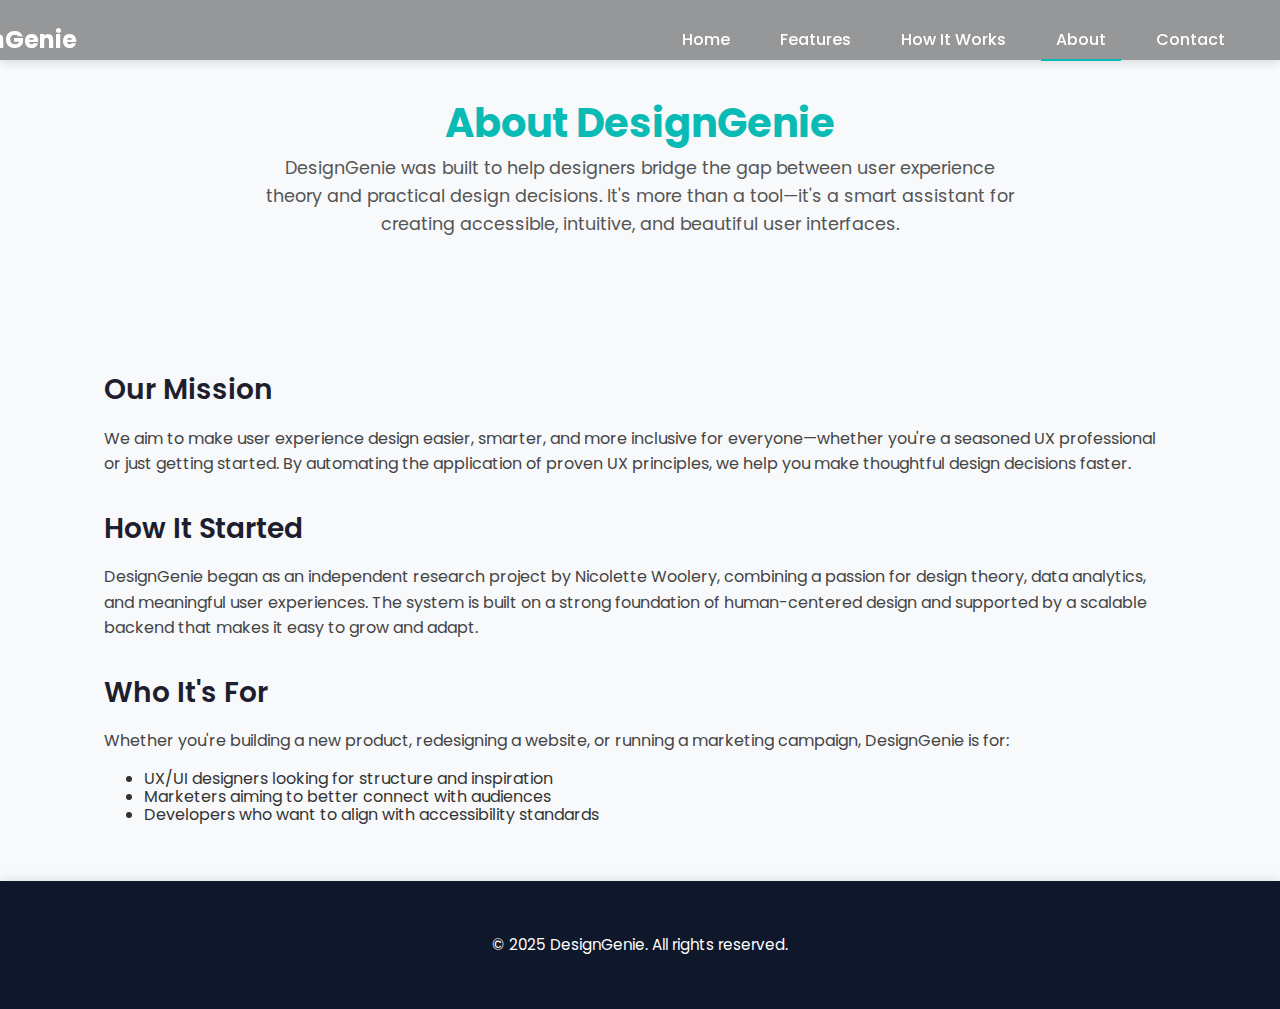
<file: about.html>
<!DOCTYPE html>
<html lang="en">
<head>
  <meta charset="UTF-8">
  <meta name="viewport" content="width=device-width, initial-scale=1.0">
  <title>About | DesignGenie</title>
  <link rel="stylesheet" href="css/normalize.css">
  <link rel="stylesheet" href="css/style.css">
  <link rel="preconnect" href="https://fonts.googleapis.com">
  <link rel="stylesheet" href="https://fonts.googleapis.com/css2?family=Poppins:wght@300;400;500;600;700&display=swap">
</head>
<body>
  <!-- Navigation Bar -->
  <header class="navbar">
    <div class="navbar-container">
      <a href="index.html" class="logo">DesignGenie</a>
      <nav role="navigation">
        <ul class="nav-links">
          <li><a href="index.html">Home</a></li>
          <li><a href="features.html">Features</a></li>
          <li><a href="how-it-works.html">How It Works</a></li>
          <li><a href="about.html" class="active">About</a></li>
          <li><a href="contact.html">Contact</a></li>
        </ul>
      </nav>
    </div>
  </header>

  <main class="container">
    <section class="intro">
      <h1>About DesignGenie</h1>
      <p>DesignGenie was built to help designers bridge the gap between user experience theory and practical design decisions. It's more than a tool—it's a smart assistant for creating accessible, intuitive, and beautiful user interfaces.</p>
    </section>

    <section class="about-content">
      <h2>Our Mission</h2>
      <p>We aim to make user experience design easier, smarter, and more inclusive for everyone—whether you're a seasoned UX professional or just getting started. By automating the application of proven UX principles, we help you make thoughtful design decisions faster.</p>

      <h2>How It Started</h2>
      <p>DesignGenie began as an independent research project by Nicolette Woolery, combining a passion for design theory, data analytics, and meaningful user experiences. The system is built on a strong foundation of human-centered design and supported by a scalable backend that makes it easy to grow and adapt.</p>

      <h2>Who It's For</h2>
      <p>Whether you're building a new product, redesigning a website, or running a marketing campaign, DesignGenie is for:
        <ul>
          <li>UX/UI designers looking for structure and inspiration</li>
          <li>Marketers aiming to better connect with audiences</li>
          <li>Developers who want to align with accessibility standards</li>
        </ul>
      </p>
    </section>
  </main>
</body>
<!-- Footer Section -->
<footer>
  <div class="container">
      <p>&copy; 2025 DesignGenie. All rights reserved.</p>
      <!-- <ul class="footer-links">
          <li><a href="about.html">About</a></li>
          <li><a href="contact.html">Contact</a></li>
          <li><a href="#">Privacy Policy</a></li>
      </ul> -->
  </div>
</footer>
</html>
</file>
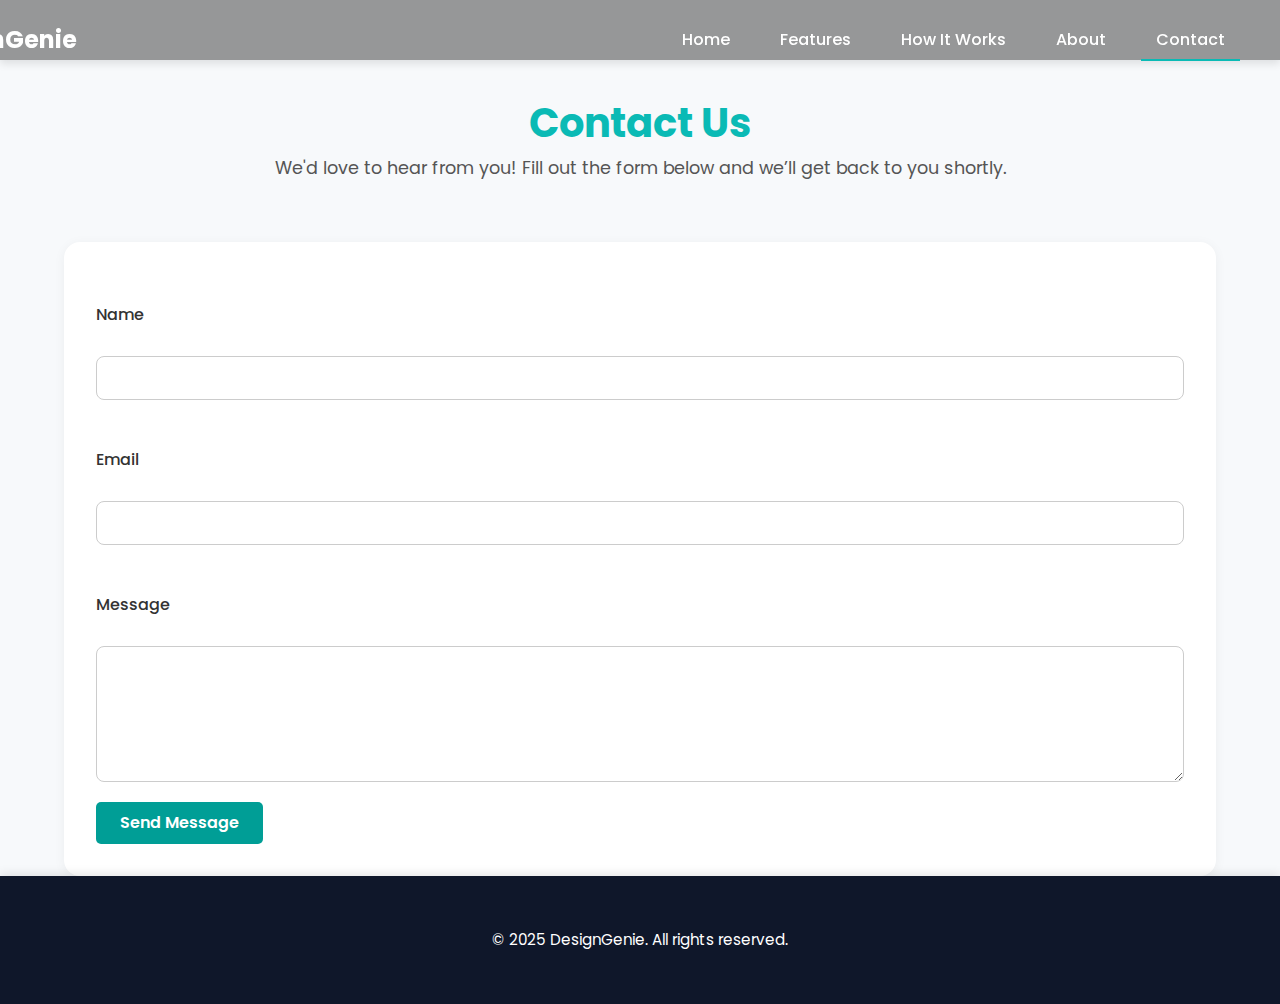
<file: contact.html>
<!DOCTYPE html>
<html lang="en">
<head>
  <meta charset="UTF-8">
  <meta name="viewport" content="width=device-width, initial-scale=1.0">
  <title>Contact | DesignGenie</title>
  <link rel="stylesheet" href="css/normalize.css">
  <link rel="stylesheet" href="css/style.css">
  <link rel="preconnect" href="https://fonts.googleapis.com">
  <link rel="stylesheet" href="https://fonts.googleapis.com/css2?family=Poppins:wght@300;400;500;600;700&display=swap">
</head>
<body>
  <!-- Navigation Bar -->
  <header class="navbar">
    <div class="navbar-container">
      <a href="index.html" class="logo">DesignGenie</a>
      <nav role="navigation">
        <input type="checkbox" id="menu-toggle" class="menu-toggle">
              <label for="menu-toggle" class="hamburger">
                  <div></div>
                  <div></div>
                  <div></div>
              </label>
        <ul class="nav-links">
          <li><a href="index.html">Home</a></li>
          <li><a href="features.html">Features</a></li>
          <li><a href="how-it-works.html">How It Works</a></li>
          <li><a href="about.html">About</a></li>
          <li><a href="contact.html" class="active">Contact</a></li>
        </ul>
      </nav>
    </div>
  </header>

  <main class="container">
    <section class="intro">
      <h1>Contact Us</h1>
      <p>We'd love to hear from you! Fill out the form below and we’ll get back to you shortly.</p>
    </section>

    <section class="contact-form">
      <form action="#" method="POST">
        <label for="name">Name</label>
        <input type="text" id="name" name="name" required>

        <label for="email">Email</label>
        <input type="email" id="email" name="email" required>

        <label for="message">Message</label>
        <textarea id="message" name="message" rows="6" required></textarea>

        <button type="submit" class="btn-primary">Send Message</button>
      </form>
    </section>
  </main>
  <!-- Footer Section -->
  <footer>
    <div class="container">
        <p>&copy; 2025 DesignGenie. All rights reserved.</p>
        <!-- <ul class="footer-links">
            <li><a href="about.html">About</a></li>
            <li><a href="contact.html">Contact</a></li>
            <li><a href="#">Privacy Policy</a></li>
        </ul> -->
    </div>
</footer>
</body>
</html>
</file>
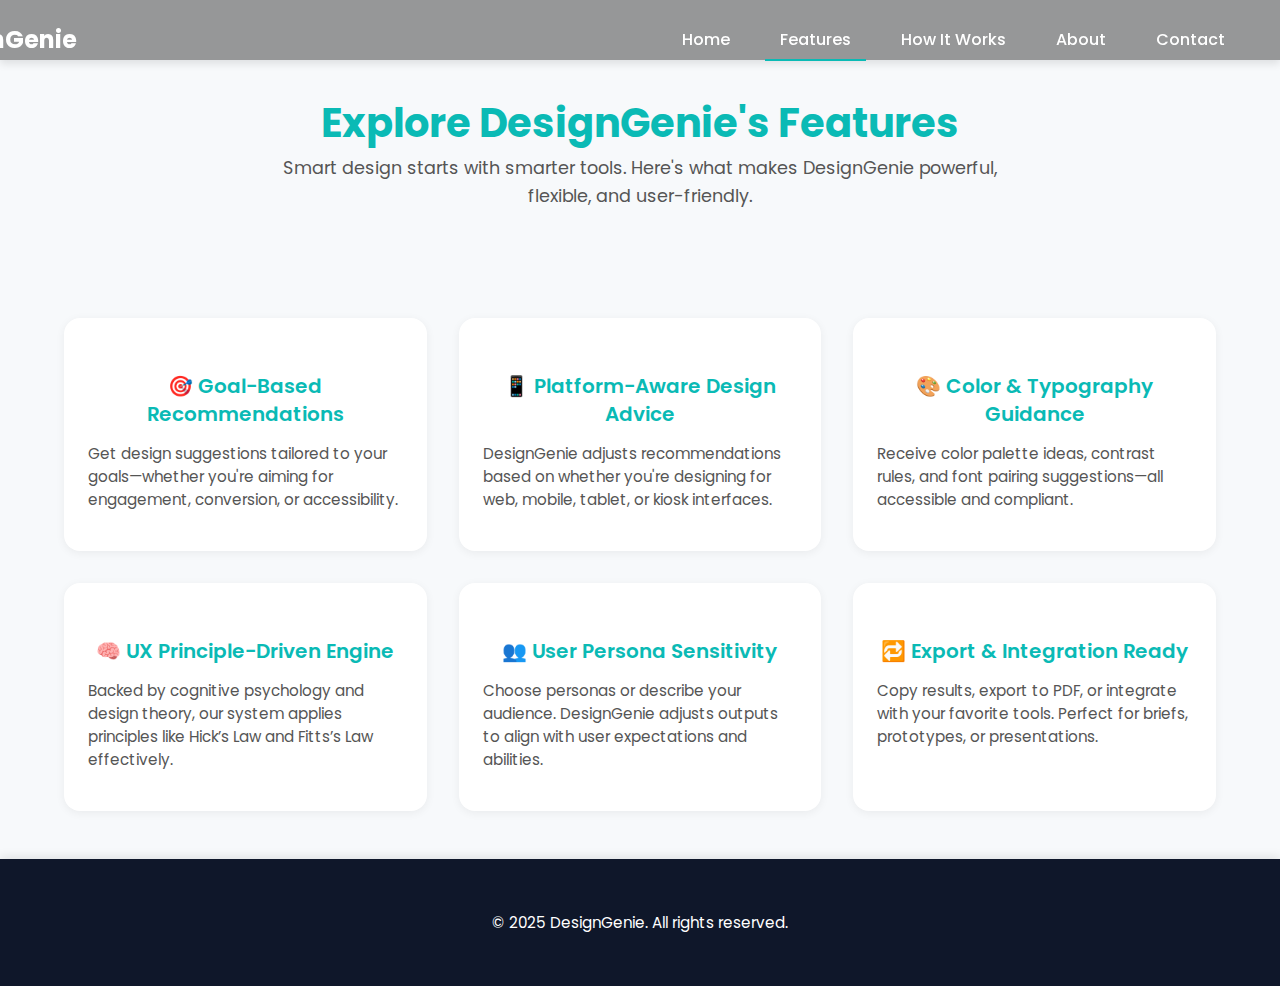
<file: features.html>
<!DOCTYPE html>
<html lang="en">
<head>
  <meta charset="UTF-8" />
  <meta name="viewport" content="width=device-width, initial-scale=1.0" />
  <title>Features | DesignGenie</title>
  <link rel="stylesheet" href="css/normalize.css">
  <link rel="stylesheet" href="css/style.css">
  <link rel="preconnect" href="https://fonts.googleapis.com">
  <link rel="stylesheet" href="https://fonts.googleapis.com/css2?family=Poppins:wght@300;400;500;600;700&display=swap">
</head>
<body>
  <!-- Navigation Bar -->
  <header class="navbar">
    <div class="navbar-container">
      <a href="index.html" class="logo">DesignGenie</a>
      <nav role="navigation">
        <input type="checkbox" id="menu-toggle" class="menu-toggle">
                <label for="menu-toggle" class="hamburger">
                  <div></div>
                  <div></div>
                  <div></div>
                </label>
        <ul class="nav-links">
          <li><a href="index.html">Home</a></li>
          <li><a href="features.html" class="active">Features</a></li>
          <li><a href="how-it-works.html">How It Works</a></li>
          <li><a href="about.html">About</a></li>
          <li><a href="contact.html">Contact</a></li>
        </ul>
      </nav>
    </div>
  </header>

  <main class="container">
    <section class="intro">
      <h1>Explore DesignGenie's Features</h1>
      <p>Smart design starts with smarter tools. Here's what makes DesignGenie powerful, flexible, and user-friendly.</p>
    </section>

    <section class="features-grid">
      <div class="feature">
        <h2>🎯 Goal-Based Recommendations</h2>
        <p>Get design suggestions tailored to your goals—whether you're aiming for engagement, conversion, or accessibility.</p>
      </div>

      <div class="feature">
        <h2>📱 Platform-Aware Design Advice</h2>
        <p>DesignGenie adjusts recommendations based on whether you're designing for web, mobile, tablet, or kiosk interfaces.</p>
      </div>

      <div class="feature">
        <h2>🎨 Color & Typography Guidance</h2>
        <p>Receive color palette ideas, contrast rules, and font pairing suggestions—all accessible and compliant.</p>
      </div>

      <div class="feature">
        <h2>🧠 UX Principle-Driven Engine</h2>
        <p>Backed by cognitive psychology and design theory, our system applies principles like Hick’s Law and Fitts’s Law effectively.</p>
      </div>

      <div class="feature">
        <h2>👥 User Persona Sensitivity</h2>
        <p>Choose personas or describe your audience. DesignGenie adjusts outputs to align with user expectations and abilities.</p>
      </div>

      <div class="feature">
        <h2>🔁 Export & Integration Ready</h2>
        <p>Copy results, export to PDF, or integrate with your favorite tools. Perfect for briefs, prototypes, or presentations.</p>
      </div>
    </section>
  </main>
  <!-- Footer Section -->
  <footer>
    <div class="container">
        <p>&copy; 2025 DesignGenie. All rights reserved.</p>
        <!-- <ul class="footer-links">
            <li><a href="about.html">About</a></li>
            <li><a href="contact.html">Contact</a></li>
            <li><a href="#">Privacy Policy</a></li>
        </ul> -->
    </div>
</footer>
</body>
</html>
</file>
<file: css/style.css>
/* Box Model Hack */
* {
     box-sizing: border-box;
 }
 
 /* Clear fix hack */
 .clearfix:after {
     content: ".";
     display: block;
     clear: both;
     visibility: hidden;
     line-height: 0;
     height: 0;
 }
 
 .clear {
     clear: both;
 }

  /******************************************
 /* NAVIGATION
 /*******************************************/


/* Navbar */

/* Make sure navbar is not overlapping */
.navbar {
  z-index: 1000;
  position: fixed;
  top: 0;
  left: 0;
  right: 0;
  height: 60px;
}

/* Push form content down just below navbar */
.form-container {
  margin-top: 80px; /* Enough space for the navbar */
  padding: 20px;
  width: 95%;
  max-width: 1000px;
  background-color: #fff;
}

/* Ensure progress bar is right under navbar */
.progress-container {
  margin-top: 0;
  margin-bottom: 20px;
  height: 12px;
  width: 100%;
  background-color: #ddd;
  border-radius: 4px;
  overflow: hidden;
  z-index: 500;
  position: relative;
}

/* Bar inside it */
.progress-bar {
  height: 100%;
  width: 0%; /* JS will update this */
  background-color: #0ABAB5;
  transition: width 0.3s ease-in-out;
}

/* Reduce spacing in steps so bar isn’t pushed down */
.form-step {
  padding-top: 10px;
}

label,
h2,
h3 {
  margin-top: 15px;
  margin-bottom: 10px;
  line-height: 1.4;
}

.navbar {
     width: 100%;
     background-color: #3333337e;
     color: #fff;
     padding: 15px 20px;
     position: fixed; /* Fix the navbar to the top */
     top: 0;
     z-index: 1000;
     box-shadow: 0 4px 8px rgba(0, 0, 0, 0.1);
}

.navbar.scrolled {
  background-color: rgba(0, 0, 0, 0.8); /* Dark glass effect */
}

label,
h2,
h3 {
  line-height: 1.4;
  margin-top: 30px;
}

.form-step,
.question-box {
  padding-top: 50px;
}

.form-container,
.options-container {
  overflow: visible;
}
 
/* Navbar container and links */
.navbar-container {
     max-width: 1200px;
     margin: 0 auto;
     display: flex;
     justify-content: space-between;
     align-items: center;
}
 
.logo {
     font-size: 24px;
     font-weight: 700;
     color: #fff;
     text-decoration: none;
     margin-left: -10%;
}
 
.nav-links {
     list-style: none;
     display: flex;
     gap: 20px;
}
 
.nav-links li a {
     text-decoration: none;
     color: #fff;
     font-weight: 500;
     padding: 8px 15px;
     transition: background-color 0.3s, color 0.3s;
}
 
.nav-links li a:hover {
     color: #0ABAB5;
}

.nav-links li a.active {
     border-bottom: 2px solid #0ABAB5;
}
 
 /******************************************
 /* USER INPUTS STYLES
 /*******************************************/
 
body {
    font-family: 'Poppins', sans-serif;
    background-color: #F7F9FB;
    display: flex;
    justify-content: center;
    align-items: center;
    min-height: 100vh;
    margin: 0;
}

.form-container {
  width: 90%;
  max-width: 1000px;
  padding: 20px;
  margin: 80px auto 20px auto;
  background-color: #fff;
  border-radius: 8px;
  box-shadow: 0 4px 8px rgba(0, 0, 0, 0.1);
}

.progress-container {
    background-color: #ddd;
    height: 12px;
    width: 100%;
    border-radius: 4px;
    margin-bottom: 20px;
    overflow: hidden;
    box-shadow: 0 2px 4px rgba(0, 0, 0, 0.1);
}

.progress-bar {
    height: 100%;
    background-color: #0ABAB5;
    width: 0%;
    transition: width 0.3s ease-in-out;
}

.form-step {
    opacity: 1;
    transition: opacity 0.5s ease;
}

h2 {
    text-align: center;
    color: #333;
    margin-bottom: 20px;
    font-weight: 600;
    font-size: 1.8em;
}

.options-container {
    display: grid;
    grid-template-columns: repeat(4, 1fr);
    gap: 15px;
    margin-bottom: 20px;
}

.options-container.four-columns {
    grid-template-columns: repeat(4, 1fr);
}

.options-container.five-columns {
    display: grid;
    grid-template-columns: repeat(3, 1fr);
    grid-template-rows: repeat(2, auto);
    gap: 15px;
}

.options-container.six-columns {
    display: grid;
    grid-template-columns: repeat(3, 1fr);
    grid-template-rows: repeat(2, auto);
    gap: 15px;
}

.options-container.three-columns {
    grid-template-columns: repeat(3, 1fr);
}

.options-container.two-columns {
    grid-template-columns: repeat(2, 1fr);
}

.option-box {
    background: #f8f8f8;
    border: 1px solid #ddd;
    border-radius: 8px;
    padding: 20px;
    text-align: center;
    cursor: pointer;
    transition: transform 0.2s, box-shadow 0.3s;
}

.option-box:hover {
    background-color: #e3fcfa;
    box-shadow: 0 4px 8px rgba(0, 0, 0, 0.1);
    transform: scale(1.05);
}

input[type="radio"],
input[type="checkbox"] {
    display: none;
}

input[type="radio"]:checked + label,
input[type="checkbox"]:checked + label {
    font-weight: bold;
    color: #009e96;
    outline-offset: 2px;
}

label {
    cursor: pointer;
    font-weight: 500;
    transition: color 0.3s;
}

label:hover {
    color: #0ABAB5;
}

.button-row {
    display: flex;
    justify-content: center;
    gap: 15px;
    margin-top: 20px;
}

.btn {
    padding: 10px 20px;
    font-size: 16px;
    border: none;
    border-radius: 5px;
    cursor: pointer;
    transition: background-color 0.3s;
}

.next-btn {
    background-color: #0ABAB5;
    color: #fff;
}

.back-btn {
    background-color: #ddd;
    color: #333;
}

.btn.submit-btn {
    background-color: #0ABAB5;
    color: white;
    font-weight: bold;
}

.btn:hover {
    opacity: 0.9;
}

.btn:active {
    transform: scale(0.98);
    box-shadow: 0px 2px 5px rgba(0, 0, 0, 0.15);
}

.btn:focus,
.option-box:focus-within label {
    outline: 2px dashed #0ABAB5;
    outline-offset: 2px;
}

.styled-dropdown {
    padding: 10px;
    font-size: 16px;
    border: 1px solid #ccc;
    border-radius: 5px;
    background-color: #f8f8f8;
    margin-top: 5px;
    width: 100%;
}

.dropdown-container label {
    font-weight: bold;
    margin-top: 10px;
}

.button-group button {
    padding: 8px 12px;
    margin: 5px;
    border: 1px solid #ccc;
    background-color: #f0f0f0;
    cursor: pointer;
}

.button-group button.active {
    background-color: #007bff;
    color: #fff;
    border-color: #007bff;
}

/* Responsive adjustments */
@media (max-width: 768px) {
    .options-container {
        grid-template-columns: repeat(2, 1fr);
    }
}

@media (max-width: 480px) {
    .options-container {
        grid-template-columns: 1fr;
    }
}
 
 /******************************************
 /* RESULTS DASHBOARD
 /*******************************************/
.dashboard-title {
    padding-top: 5%;
    display: flex;
    justify-content: space-between;
    align-items: center;
    margin-bottom: 1rem;
    flex-wrap: wrap;
}

.project-actions {
  display: flex;
  gap: 0.75rem;
}

.project-actions button {
    background: linear-gradient(135deg, #0f172a, #3f5488);
  color: #fff;
  border: none;
  padding: 0.6rem 1.2rem;
  font-size: 0.95rem;
  font-weight: 500;
  border-radius: 0.75rem;
  cursor: pointer;
  box-shadow: 0 6px 12px rgba(35, 53, 36, 0.3);
  transition: transform 0.3s ease, box-shadow 0.3s ease;
  white-space: nowrap;
}

.project-actions button:hover {
  transform: translateY(-2px);
  box-shadow: 0 8px 20px rgba(35, 53, 36, 0.5);
}

.sidebar {
    width: 250px;
    background-color: #0f172a;
    color: #fff;
    padding: 100px 40px 0 40px;
    height: 100vh;
    position: fixed;
    top: 0;
    left: 0;
    overflow-y: auto;
}

.sidebar-header h2 {
    color: #fff;
}

.sidebar nav ul {
    list-style: none;
    padding: 0;
    margin: 20px 0;
}

.sidebar nav ul li a {
    color: #fff;
    text-decoration: none;
    display: block;
    padding: 10px 0;
}

.sidebar nav ul li a.active {
  background-color: #3f5488;
  color: #fff;
  border-radius: 0.5rem;
}

.dashboard-container {
    margin-left: 270px;
    padding: 20px;
    width: calc(100% - 270px);
}

.sidebar nav ul li a {
  display: block;
  padding: 0.75rem 1rem;
  text-decoration: none;
  color: #fff;
  border-radius: 0.5rem;
  transition: background 0.3s ease;
}

.sidebar nav ul li a:hover,
.sidebar nav ul li a.active {
  background-color: #3f5488;
  padding: 10px;
}

@media (max-width: 600px) {
  .dashboard-title {
    flex-direction: column;
    align-items: flex-start;
    gap: 1rem;
  }

  .project-actions {
    align-self: flex-start;
  }
}

.overview-grid {
    display: grid;
    grid-template-columns: repeat(3, 1fr);
    gap: 20px;
    margin-bottom: 30px;
}

.grid-item {
    background-color: #fff;
    padding: 20px;
    border-radius: 10px;
    box-shadow: 0 2px 8px rgba(0, 0, 0, 0.1);
}

.grid-item h3 {
    color: #233524;
    font-size: 1.2em;
    margin-bottom: 10px;
}

.color-palette .swatches {
    display: flex;
    gap: 5px;
}

.color-swatch {
    width: 20px;
    height: 20px;
    border-radius: 4px;
}

.recommendations-section {
    background-color: #ffffff;
    padding: 30px;
    border-radius: 10px;
    box-shadow: 0 2px 8px rgba(0, 0, 0, 0.1);
}

.category-section {
    margin-bottom: 40px;
}

.category-title {
    font-size: 1.5em;
    color: #233524;
    margin-bottom: 20px;
    padding-bottom: 10px;
    border-bottom: 2px solid #e0e0e0;
}

.recommendations-grid {
    display: grid;
    grid-template-columns: repeat(auto-fill, minmax(400px, 1fr));
    gap: 20px;
    margin-bottom: 30px;
}

.recommendation-card {
    background-color: white;
    border-radius: 12px;
    box-shadow: 0 4px 6px rgba(0, 0, 0, 0.1);
    overflow: hidden;
    transition: transform 0.2s ease, box-shadow 0.2s ease;
    height: 100%;
    display: flex;
    flex-direction: column;
}

.recommendation-card p {
    align-content: justify;
}

.recommendation-card:hover {
    transform: translateY(-4px);
    box-shadow: 0 6px 12px rgba(0, 0, 0, 0.15);
}

.card-header {
    background-color: #f8f9fa;
    padding: 15px 20px;
    border-bottom: 1px solid #e0e0e0;
}

.card-content {
    padding: 20px;
    flex-grow: 1;
}

.card-metadata {
    display: flex;
    gap: 15px;
    font-size: 0.9em;
    color: #666;
    margin-bottom: 15px;
}

.card-footer {
    padding: 15px 20px;
    background-color: #f8f9fa;
    border-top: 1px solid #e0e0e0;
}

.controls-container {
    display: flex;
    justify-content: center;
    gap: 10px;
    margin: 30px 0;
}

.analysis-section {
    background-color: #f8f9fa;
    padding: 20px;
    border-radius: 10px;
    margin-top: 30px;
}

/* COLOR PICKER */
.color-display {
    display: inline-block;
    border-radius: 4px;
    margin-left: 10px;
}

/* .dashboard-container {
     display: flex;
     width:   100%;
     max-width: 1200px;
     margin: 0 auto;
     padding: 10px;
     margin-left: 0%;
     margin-top: 10px;
} */

 /* Sidebar styling */
 /* .sidebar-menu {
     width: 250px;
     background-color: #c2c3c3;
     color: #333;
     padding: 10px; */
     /* border-radius: 8px; */
     /* position: sticky;
     top: 40px;
     height: auto;
     margin-top: 5%;
}
  */
 /* .sidebar-menu h3 {
     font-size: 1.5rem;
     margin-bottom: 15px;
     color: #fff;
}
 
 .sidebar-menu nav ul {
     list-style: none;
     padding: 0;
}
 
 .sidebar-menu nav ul li {
     margin-bottom: 10px;
 }
 
 .sidebar-menu nav ul li a {
     color: #fff;
     text-decoration: none;
     font-weight: 500;
     display: block;
     padding: 10px;
     border-radius: 5px;
     transition: background-color 0.3s;
 }
 
 .sidebar-menu nav ul li a:hover {
     color: #0ABAB5;
 } */
 
 /* Dashboard Content Styling */
 /* .dashboard-content {
     flex: 1;
     margin-left: 20px;
 }
  */
 /* Dashboard Header */
 /* .dashboard-header {
     display: flex;
     justify-content: space-between;
     align-items: center;
     margin-bottom: 20px;
     margin-top: 10%;
 }
  */
 /* .dashboard-header h2 {
     font-size: 2rem;
     color: #333;
 } */
 
 /* .download-btn {
     padding: 10px 20px;
     font-size: 1rem;
     background-color: #0ABAB5;
     color: white;
     border: none;
     border-radius: 5px;
     cursor: pointer;
     transition: background-color 0.3s;
 }
 
 .download-btn:hover {
     background-color: #0ABAB5;
 }
 
 Dashboard Grid Layout
 .dashboard-grid {
     display: grid;
     grid-template-columns: 1fr 1fr;
     gap: 20px;
 }
 
 .dashboard-card {
     background-color: #f9f9f9;
     border-radius: 10px;
     padding: 20px;
     box-shadow: 0 4px 8px rgba(0, 0, 0, 0.1);
 }
 
 .dashboard-card h3 {
     color: #333;
     font-size: 1.5rem;
     margin-bottom: 15px;
 }
 
 .dashboard-card p, .dashboard-card ul {
     font-size: 1rem;
     color: #555;
 } */
 
 /* Styling for color palette */
 /* .color-palette {
     display: flex;
     gap: 10px;
     justify-content: center;
     margin-top: 10px;
 }
 
 .color-swatch {
     width: 30px;
     height: 30px;
     border-radius: 50%;
     box-shadow: 0 2px 4px rgba(0, 0, 0, 0.2);
 }

 .color-code {
     display: block;
     text-align: center;
     font-size: 0.9rem;
     margin-top: 5px;
     color: #333;
     font-weight: 500;
 } */

 /* Tabbed Navigation */
 /* .tab-container {
     display: flex;
     gap: 10px;
     margin-bottom: 20px;
 }
 
 .tab-btn {
     padding: 10px 20px;
     cursor: pointer;
     background-color: #f0f0f0;
     border: none;
     border-radius: 5px;
     transition: background-color 0.3s;
 }
 
 .tab-btn.active {
     background-color: #0ABAB5;
     color: #fff;
 }
 
 .tab-content {
     display: none;
     margin-top: 20px;
 }
 
 .tab-content:first-of-type {
     display: block;
 } */
 
 /* Collapsible Sections */
 /* .collapsible-section h3 {
     cursor: pointer;
     padding: 10px;
     background-color: #f8f8f8;
     border: 1px solid #ddd;
     border-radius: 5px;
 }
 
 .collapsible-content {
     display: none;
     padding: 10px;
     border-left: 2px solid #ddd;
 } */
 
 /* Responsive Adjustments */
 /* @media (max-width: 768px) {
     .tab-container {
         flex-direction: column;
     }
     .dashboard-grid {
         grid-template-columns: 1fr;
     }
 }
 
 @media (max-width: 480px) {
     .options-container {
         grid-template-columns: 1fr;
     }
 
     .tab-btn {
         font-size: 14px;
     }
 } */
 
 /******************************************
 /* ANIMATION KEYFRAMES
 /*******************************************/
 @keyframes slideIn {
     from { opacity: 0; transform: translateY(20px); }
     to { opacity: 1; transform: translateY(0); }
 }
 
 /* ANIMATIONS */
 @keyframes fadeIn {
     from { opacity: 0; transform: translateY(10px); }
     to { opacity: 1; transform: translateY(0); }
 }
 
 @keyframes fadeOut {
     from { opacity: 1; transform: translateY(0); }
     to { opacity: 0; transform: translateY(10px); }
 }
 
 .fade-in {
     animation: fadeIn 0.3s forwards;
 }
 
 .fade-out {
     animation: fadeOut 0.3s forwards;
 }
 
 .submit-btn {
     animation: submitPulse 1s infinite;
 }
 
 @keyframes submitPulse {
     0%, 100% { transform: scale(1); }
     50% { transform: scale(1.05); }
 }
 
 
 /******************************************
 /* MEDIA QUERIES
 /*******************************************/
 @media (max-width: 768px) {
     .options-container {
         grid-template-columns: repeat(2, 1fr);
     }
 
     .display-card {
         width: 100%;
         padding: 15px;
     }
 
     .btn, .confirm-btn {
         font-size: 14px;
         padding: 8px 16px;
     }
 }

 @media (max-width: 600px) {
     .options-container {
         grid-template-columns: 1fr;
     }
 }
 
 @media (max-width: 480px) {
     .options-container {
         grid-template-columns: 1fr;
     }
 
     .btn, .confirm-btn {
         font-size: 12px;
         padding: 6px 12px;
     }
}

 /******************************************
 /* LANDING PAGE
 /*******************************************/

 /* General Styles */
body {
     font-family: 'Poppins', sans-serif;
     margin: 0;
     display: flex;
     flex-direction: column;
     min-height: 100vh;
     color: #333333;
     background-color: #F7F9FB; /* Light Grey */
 }
 
 .container {
     width: 90%;
     max-width: 1200px;
     margin: 0 auto;
 }
 
 /* Hero Section */
 .hero {
    background: linear-gradient(135deg, #0f172a, #1e293b, #3b82f6, #facc15);
    background-size: 400% 400%;
    animation: gradientMove 12s ease infinite;
    color: #fff;
    padding: 60px 0;
    text-align: center;
    width: 100%;
    height: 95vh;
}
 
.hero h1 {
     font-size: 2.5rem;
     margin-bottom: 20px;
     margin-top: 20%;
}
 
.hero p {
     font-size: 1.2rem;
     margin-bottom: 30px;
}
 
.cta-button {
     padding: 0.8rem 1.5rem;
     margin-top: 30px;
     font-size: 1.1rem;
     color: #FFFFFF;
     background-color: #5f6fd8;
     border: none;
     border-radius: 5px;
     text-decoration: none;
     transition: background-color 0.3s ease;
}
 
 .cta-button:hover {
     background-color: #009e96; /* Darker Teal */
 }

@media (max-width: 768px) {
  .hero h1 {
    margin-bottom: 30px;
  }

  .hero p {
    margin-bottom: 40px;
  }

  .cta-button {
    margin-top: 40px;
  }
}
 
 /* Features Section */
 .features {
     padding: 4rem 1rem;
     background-color: #F7F9FB; /* Light Grey */
     text-align: center;
     width: 100%;
     height: 70vh;
 }
 
 .features h2 {
     font-size: 2rem;
     margin-bottom: 40px;
 }
 
 .feature-cards {
     display: grid;
     grid-template-columns: repeat(2, 1fr);
     gap: 20px;
 }
 
 .feature-card {
     background-color: #f8f8f8;
     border-radius: 8px;
     padding: 20px;
     box-shadow: 0 4px 10px rgba(0, 0, 0, 0.1);
 }
 
 .feature-card h3 {
     font-size: 1.5rem;
     margin-bottom: 10px;
 }
 
 /* Testimonials Section */
 .testimonials {
     width: 100%;
     height: 60vh;
     background-color: #3f5488;
     padding: 60px 40px;
     text-align: center;
 }
 
 .testimonials h2 {
     font-size: 2rem;
     margin-bottom: 40px;
     color: #fff;
 }
 
 .testimonial-cards {
     display: grid;
     grid-template-columns: repeat(3, 1fr);
     gap: 20px;
 }
 
 .testimonial-card {
     background-color: #fff;
     border-radius: 8px;
     padding: 20px;
     box-shadow: 0 4px 10px rgba(0, 0, 0, 0.1);
 }
 
 .testimonial-card p {
     font-style: italic;
 }
 
 /* CTA Section */
.cta {
  width: 100%;
  background-color: #fff;
  color: #fff;
  text-align: center;
  padding: 100px 0;
  min-height: 40vh;
  display: flex;
  flex-direction: column;
  justify-content: center;
}
 
 .cta h2 {
     font-size: 2rem;
     margin-bottom: 50px;
 }

 
 .cta-button.cta-button-footer {
     margin-top: 40px;
     background-color: #fff;
     color: #0ABAB5;
 }

@media (max-width: 768px) {
  .cta {
    padding: 100px 20px;
    min-height: 70vh;
  }

  .cta h2 {
    margin-bottom: 40px;
  }
}

 
 
/* Footer Section */
footer {
  width: 100%;
  background-color: #0f172a;
  color: #fff;
  padding: 40px 0;
  text-align: center;
  font-size: 0.95rem;
  box-shadow: 0 -2px 10px rgba(0, 0, 0, 0.1);
}

footer .footer-links {
  list-style: none;
  padding: 0;
  margin: 20px 0 0;
  display: flex;
  justify-content: center;
  gap: 25px;
  flex-wrap: wrap;
}

footer .footer-links li a {
  color: #d0f0d6;
  text-decoration: none;
  font-weight: 500;
  transition: color 0.3s ease;
}

footer .footer-links li a:hover {
  color: #aef1b3;
}

/* Buttons */
.btn, .confirm-btn {
     background-color: #0ABAB5;
     color: #fff;
     padding: 10px 20px;
     border: none;
     border-radius: 5px;
     cursor: pointer;
     font-weight: 500;
     transition: background-color 0.3s ease;
 }
 
 .btn:hover, .confirm-btn:hover {
     background-color: #009e96;
 }

 .metadata {
    display: flex;
    gap: 15px;
    flex-wrap: wrap;
    margin-top: 10px;
    font-size: 0.9em;
    color: #666;
}

#error-container {
    background-color: #fff3cd;
    color: #856404;
    padding: 10px;
    margin: 10px 0;
    border-radius: 4px;
    border: 1px solid #ffeeba;
    display: none;
}

.context-matches {
    margin-top: 5px;
    font-style: italic;
}

/* Recommendation Card */
.recommendation-card {
    background: white;
    border-radius: 8px;
    padding: 20px;
    margin: 10px 0;
    box-shadow: 0 2px 4px rgba(0,0,0,0.1);
}

.recommendation-card h3 {
    color: #333;
    margin-bottom: 10px;
}

.metadata {
    display: flex;
    gap: 15px;
    flex-wrap: wrap;
    margin-top: 10px;
    font-size: 0.9em;
    color: #666;
}

.metadata-display {
    margin-top: 15px;
    font-size: 1rem;
    color: #555;
    display: flex;
    gap: 20px;
    justify-content: space-between;
}

#error-container {
    background-color: #fff3cd;
    color: #856404;
    padding: 10px;
    margin: 10px 0;
    border-radius: 4px;
    border: 1px solid #ffeeba;
    display: none;
}

.context-matches {
    margin-top: 5px;
    font-style: italic;
}

/* Form Validation */
.error {
    color: #721c24;
    background-color: #f8d7da;
    border: 1px solid #f5c6cb;
    padding: 10px;
    margin: 10px 0;
    border-radius: 4px;
    display: none;
}

.invalid-input {
    border-color: #dc3545;
    background-color: #fff8f8;
}

.valid-input {
    border-color: #28a745;
    background-color: #f8fff8;
}

/* HOW IT WORKS */

/* Intro Section */
.how-it-works {
  padding-bottom: 2rem;
}

.intro {
  text-align: center;
  padding-bottom: 20px;
  margin-top: 100px;
}

.intro h1 {
  font-size: 2.5rem;
  color: #0ABAB5;
  margin-bottom: 1rem;
}

.intro p {
  font-size: 1.125rem;
  color: #555;
  margin-bottom: 50px;
}

/* Step Section */
.steps {
  display: flex;
  flex-direction: column;
  gap: 2rem;
  margin: 2rem 0;
}

.step {
  background-color: #ffffff;
  padding: 1.5rem;
  border-radius: 1rem;
  box-shadow: 0 2px 10px rgba(0, 0, 0, 0.06);
  text-align: center;
}

.step .icon {
  font-size: 2.5rem;
  margin-bottom: 0.75rem;
  color: #0ABAB5;
}

.step h2 {
  font-size: 1.25rem;
  margin-bottom: 0.5rem;
}

.step p {
  font-size: 0.95rem;
  line-height: 1.5;
}

/* Why It Works Section */
.why-it-works {
  background-color: #e0e7ff;
  padding: 2rem;
  border-radius: 1rem;
  text-align: center;
  margin-top: 2rem;
}

.why-it-works h2 {
  font-size: 1.75rem;
  color: #1e1e2f;
  margin-bottom: 1rem;
}

.why-it-works p {
  max-width: 700px;
  margin: 0 auto;
  font-size: 1rem;
  color: #444;
  line-height: 1.6;
}

/* Start Now Button */
.start-now {
  text-align: center;
  margin-top: 2.5rem;
}

.btn-primary {
  background-color: #0ABAB5;
  color: #fff;
  padding: 0.8rem 1.6rem;
  border-radius: 5px;
  text-decoration: none;
  font-weight: 600;
  font-size: 1rem;
  transition: background-color 0.3s ease;
}

.btn-primary:hover {
  background-color: #0ABAB5;
}

/* Responsive */
@media (min-width: 768px) {
  .steps {
    flex-direction: row;
  }
}

/* Intro Section */
.intro {
  text-align: center;
  margin-bottom: 2rem;
}

.intro h1 {
  font-size: 2.5rem;
  color: #0ABAB5;
  margin-bottom: 0.5rem;
}

.intro p {
  font-size: 1.125rem;
  color: #555;
  max-width: 700px;
  margin: 0 auto;
}


/* Features Grid */
.features-grid {
  display: grid;
  grid-template-columns: 1fr;
  gap: 2rem;
  margin-top: 2rem;
  padding: 3rem 0;
}

.feature {
  background-color: #fff;
  padding: 1.5rem;
  border-radius: 1rem;
  box-shadow: 0 2px 10px rgba(0, 0, 0, 0.06);
  transition: transform 0.3s ease;
}

.feature:hover {
  transform: translateY(-5px);
}

.feature h2 {
  font-size: 1.25rem;
  color: #0ABAB5;
  margin-bottom: 0.5rem;
}

.feature p {
  font-size: 0.95rem;
  color: #555;
  line-height: 1.5;
}

@media (max-width: 768px) {
    .features {
      height: auto;
      padding-bottom: 4rem;
    }
  }

@media (min-width: 768px) {
  .features-grid {
    grid-template-columns: repeat(2, 1fr);
  }
}

@media (min-width: 1024px) {
  .features-grid {
    grid-template-columns: repeat(3, 1fr);
  }
}

.intro {
  text-align: center;
  margin-bottom: 2.5rem;
  margin-top: 100px;
}


.intro p {
  font-size: 1.1rem;
  color: #555;
  max-width: 750px;
  margin: 0 auto;
  line-height: 1.6;
}

.about-content {
  /* background-color: #fff;
  padding: 2rem;
  border-radius: 1rem;
  box-shadow: 0 2px 10px rgba(0, 0, 0, 0.05); */
  margin-top: 2rem;
  padding: 40px;
}

.about-content h2 {
  font-size: 1.75rem;
  color: #1e1e2f;
  margin-top: 2rem;
  margin-bottom: 0.75rem;
  text-align: left;
}

.about-content p {
  font-size: 1rem;
  color: #444;
  line-height: 1.6;
  margin-bottom: 1rem;
}

/* Audience List */
.audience-list {
  list-style-type: disc;
  padding-left: 1.5rem;
  margin-top: 1rem;
}

.audience-list li {
  font-size: 0.95rem;
  margin-bottom: 0.5rem;
  color: #444;
}


.contact-form form {
  background-color: #ffffff;
  padding: 2rem;
  border-radius: 1rem;
  box-shadow: 0 2px 12px rgba(0, 0, 0, 0.05);
  display: flex;
  flex-direction: column;
  gap: 1.2rem;
}

.contact-form label {
  font-weight: 500;
  color: #333;
}

.contact-form input,
.contact-form textarea {
  width: 100%;
  padding: 0.75rem 1rem;
  border: 1px solid #ccc;
  border-radius: 0.5rem;
  font-size: 1rem;
  font-family: inherit;
}

.contact-form textarea {
  resize: vertical;
}

.btn-primary {
  background-color: #009e96;
  color: #fff;
  padding: 0.75rem 1.5rem;
  border: none;
  border-radius: 5px;
  font-weight: 600;
  cursor: pointer;
  font-size: 1rem;
  transition: background-color 0.3s ease;
  align-self: flex-start;
}

.btn-primary:hover {
  background-color: #009e96;
}


.sparkle {
  position: absolute;
  width: 10px;
  height: 10px;
  background: yellow;
  pointer-events: none;
  animation: fadeOut 1.2s ease-out forwards;
  z-index: 9999;
  mix-blend-mode: screen;
  box-shadow: 0 0 8px #fff, 0 0 16px #fff;
  clip-path: polygon(
    50% 0%, 
    61% 35%, 
    98% 35%, 
    68% 57%, 
    79% 91%, 
    50% 70%, 
    21% 91%, 
    32% 57%, 
    2% 35%, 
    39% 35%
  );
}
@keyframes fadeOut {
  0% {
    opacity: 1;
    transform: scale(1);
  }
  100% {
    opacity: 0;
    transform: scale(2.5);
  }
}

button:hover, .magic-card:hover {
  transform: scale(1.05) rotate(-1deg);
  transition: transform 0.3s ease;
}

@keyframes fadeUp {
  from {
    opacity: 0;
    transform: translateY(30px);
  }
  to {
    opacity: 1;
    transform: translateY(0);
  }
}

.header-title {
  padding-bottom: 10px;
}

.header-text {
  padding-bottom: 20px;
}

.header-title, .header-text {
  animation: fadeUp 1s ease-out forwards;
}

@keyframes float {
  0%   { transform: translateY(0px); }
  50%  { transform: translateY(-10px); }
  100% { transform: translateY(0px); }
}

.floating {
  animation: float 3.5s ease-in-out infinite;
}

.menu-toggle {
  display: none;
  margin-bottom: 10px;
}

.hamburger {
  display: none;
  flex-direction: column;
  cursor: pointer;
  gap: 5px;
  padding: 20px;
}

.hamburger div {
  width: 25px;
  height: 3px;
  background-color: #fff;
  border-radius: 2px;
}

@media (max-width: 768px) {
  .hamburger {
    display: flex;
  }

  .nav-links {
    display: none;
    flex-direction: column;
    background-color: #333;
    width: 100%;
    position: absolute;
    top: 60px;
    left: 0;
    z-index: 999;
    padding-bottom: 20px;
    backdrop-filter: blur(10px);
    -webkit-backdrop-filter: blur(10px); /* Safari support */
    background-color: rgba(255, 255, 255, 0.15);
    border-bottom: 1px solid rgba(255, 255, 255, 0.2);
    box-shadow: 0 4px 30px rgba(0, 0, 0, 0.1);
    padding: 1rem 0 2rem; /* spacing top and bottom */
    border-radius: 0 0 10px 10px;
  }

  .menu-toggle:checked + .hamburger + .nav-links {
    display: flex;
  }

  .navbar-container {
    flex-wrap: wrap;
  }
}

@media (max-width: 768px) {
    .logo {
      font-size: 20px;
      margin-left: 0;
      white-space: nowrap;
      overflow: hidden;
      text-overflow: ellipsis;
      max-width: 150px;
    }
  }

@media (max-width: 768px) {
  .sidebar {
    position: relative;
    width: 100%;
    height: auto;
    padding: 20px;
  }

  .sidebar nav ul {
    display: flex;
    flex-direction: row;
    justify-content: space-around;
    flex-wrap: wrap;
  }

  .dashboard-container {
    margin-left: 0;
    width: 100%;
  }
}

@media (max-width: 768px) {
  .overview-grid {
    grid-template-columns: repeat(2, 1fr);
  }
}

@media (max-width: 480px) {
  .overview-grid {
    grid-template-columns: 1fr;
  }
}

@media (max-width: 768px) {
    .feature-cards {
      display: grid;
      grid-template-columns: 1fr;
      gap: 20px;
    }
  }

@media (max-width: 768px) {
  .feature-cards,
  .testimonial-cards {
    grid-template-columns: 1fr;
  }
}

@media (max-width: 768px) {
  .header-text, .header-title {
    text-align: center;
  }
}

@media (max-width: 768px) {
  .header-title {
    padding-top: 100px;
  }
}

@media (max-width: 768px) {
  .testimonial-cards {
    grid-template-columns: 1fr;
  }
}

@media (max-width: 768px) {
  .dashboard-title {
    flex-direction: column;
    align-items: flex-start;
  }

  .project-actions {
    flex-wrap: wrap;
    gap: 10px;
  }
}

.hamburger {
  display: none;
  flex-direction: column;
  cursor: pointer;
  gap: 5px;
}

.hamburger div {
  width: 25px;
  height: 3px;
  background-color: #fff;
  border-radius: 2px;
}

@media (max-width: 768px) {
  .nav-links {
    display: none;
    flex-direction: column;
    width: 100%;
    background-color: #333;
    position: absolute;
    top: 60px;
    left: 0;
    z-index: 999;
  }

  .nav-links.active {
    display: flex;
  }

  .hamburger {
    display: flex;
  }
}

@media (min-width: 769px) and (max-width: 1024px) {
  .logo {
    font-size: 22px;
    margin-left: 0;
    max-width: 180px;
  }

  .navbar-container {
    flex-wrap: wrap;
  }

  .nav-links {
    gap: 15px;
    font-size: 0.95rem;
  }

  .feature-cards {
    grid-template-columns: 1fr 1fr;
  }

  .testimonial-cards {
    grid-template-columns: 1fr 1fr;
  }

  .overview-grid {
    grid-template-columns: repeat(2, 1fr);
  }

  .dashboard-container {
    padding: 15px;
  }
}

@media (max-width: 768px) {
  .form-container {
    padding: 20px;
    margin: 20px 10px;
    width: 95%;
  }

  .button-row {
    flex-direction: column;
    gap: 10px;
  }

  .btn {
    width: 20%;
    font-size: 15px;
    margin: 5px;
    padding: 12px;
  }

  .options-container {
    grid-template-columns: 1fr;
  }

  h2 {
    font-size: 1.5rem;
  }
}

@media (max-width: 768px) {
  .form-container {
    padding: 20px;
    margin: 20px 10px;
    width: calc(100% - 20px);
  }

  .options-container {
    grid-template-columns: 1fr !important;
  }

  input,
  textarea,
  select {
    width: 100%;
  }
}
</file>
